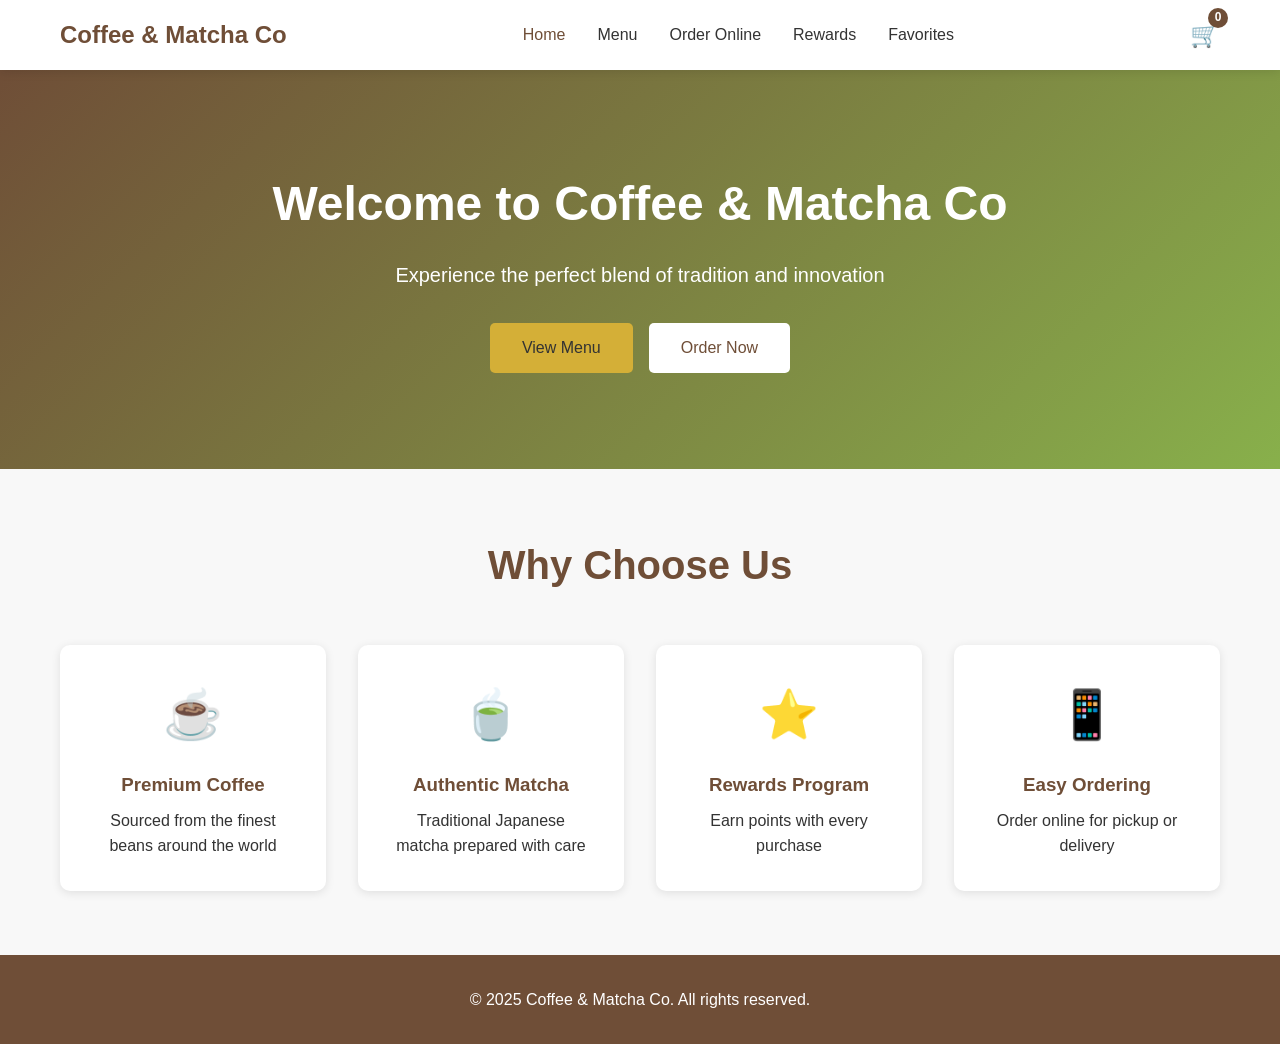
<file: index.html>
<!DOCTYPE html>
<html lang="en">
<head>
    <meta charset="UTF-8">
    <meta name="viewport" content="width=device-width, initial-scale=1.0">
    <title>Coffee & Matcha Co - Home</title>
    <link rel="stylesheet" href="styles.css">
</head>
<body>
    <nav class="navbar">
        <div class="nav-container">
            <div class="logo">Coffee & Matcha Co</div>
            <ul class="nav-menu">
                <li><a href="index.html" class="active">Home</a></li>
                <li><a href="menu.html">Menu</a></li>
                <li><a href="order.html">Order Online</a></li>
                <li><a href="rewards.html">Rewards</a></li>
                <li><a href="favorites.html">Favorites</a></li>
            </ul>
            <div class="cart-icon" aria-label="Shopping cart">
                <span id="cart-count">0</span>
                🛒
            </div>
        </div>
    </nav>

    <header class="hero">
        <div class="hero-content">
            <h1>Welcome to Coffee & Matcha Co</h1>
            <p>Experience the perfect blend of tradition and innovation</p>
            <div class="hero-buttons">
                <a href="menu.html" class="btn btn-primary">View Menu</a>
                <a href="order.html" class="btn btn-secondary">Order Now</a>
            </div>
        </div>
    </header>

    <section class="features">
        <div class="container">
            <h2>Why Choose Us</h2>
            <div class="features-grid">
                <div class="feature-card">
                    <div class="feature-icon">☕</div>
                    <h3>Premium Coffee</h3>
                    <p>Sourced from the finest beans around the world</p>
                </div>
                <div class="feature-card">
                    <div class="feature-icon">🍵</div>
                    <h3>Authentic Matcha</h3>
                    <p>Traditional Japanese matcha prepared with care</p>
                </div>
                <div class="feature-card">
                    <div class="feature-icon">⭐</div>
                    <h3>Rewards Program</h3>
                    <p>Earn points with every purchase</p>
                </div>
                <div class="feature-card">
                    <div class="feature-icon">📱</div>
                    <h3>Easy Ordering</h3>
                    <p>Order online for pickup or delivery</p>
                </div>
            </div>
        </div>
    </section>

    <footer class="footer">
        <div class="container">
            <p>&copy; 2025 Coffee & Matcha Co. All rights reserved.</p>
        </div>
    </footer>

    <script src="script.js"></script>
</body>
</html>
</file>
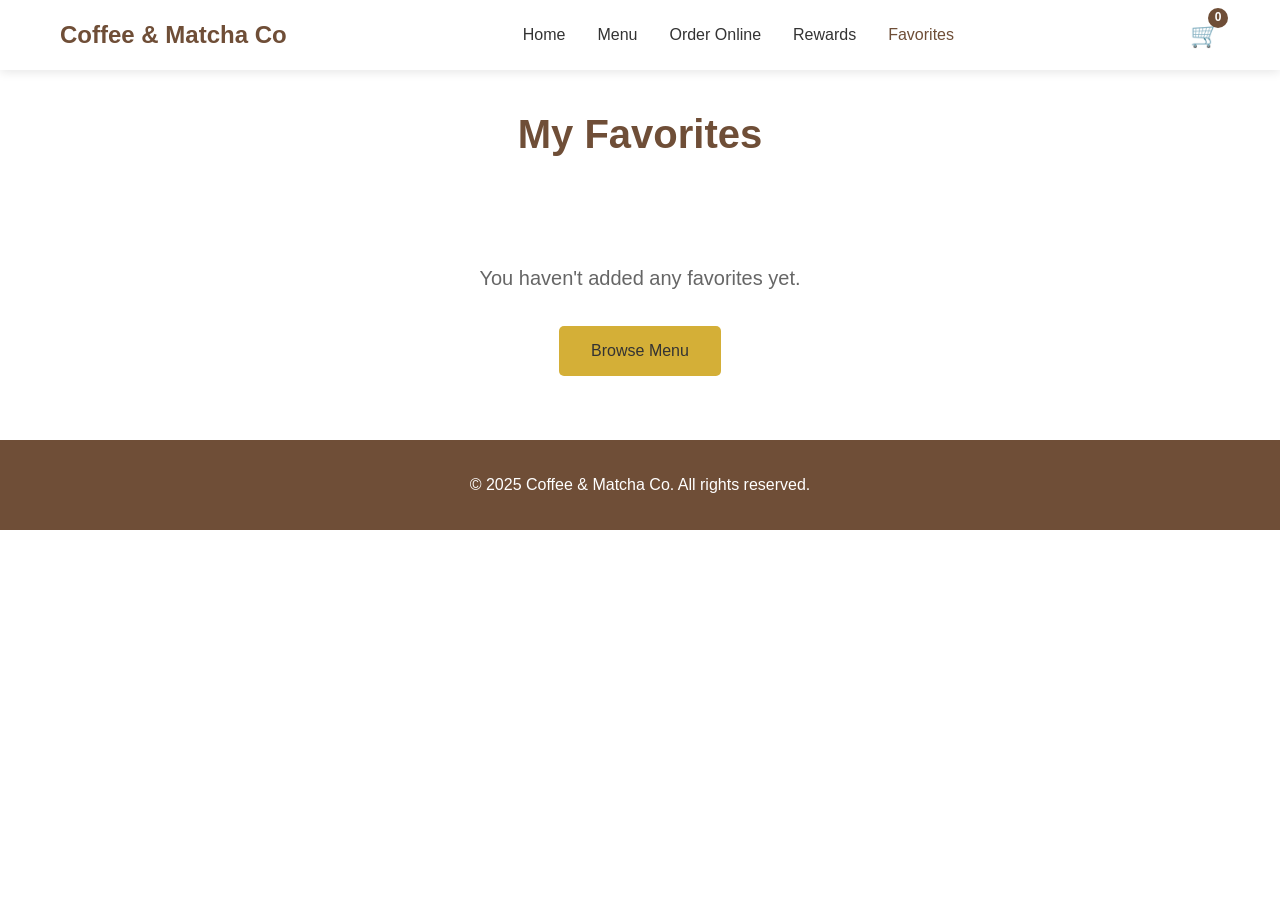
<file: favorites.html>
<!DOCTYPE html>
<html lang="en">
<head>
    <meta charset="UTF-8">
    <meta name="viewport" content="width=device-width, initial-scale=1.0">
    <title>Favorites - Coffee & Matcha Co</title>
    <link rel="stylesheet" href="styles.css">
</head>
<body>
    <nav class="navbar">
        <div class="nav-container">
            <div class="logo">Coffee & Matcha Co</div>
            <ul class="nav-menu">
                <li><a href="index.html">Home</a></li>
                <li><a href="menu.html">Menu</a></li>
                <li><a href="order.html">Order Online</a></li>
                <li><a href="rewards.html">Rewards</a></li>
                <li><a href="favorites.html" class="active">Favorites</a></li>
            </ul>
            <div class="cart-icon" aria-label="Shopping cart">
                <span id="cart-count">0</span>
                🛒
            </div>
        </div>
    </nav>

    <main class="container">
        <h1 class="page-title">My Favorites</h1>
        
        <div id="favorites-container" class="menu-grid">
            <!-- Favorite items will be dynamically loaded -->
        </div>

        <div id="empty-favorites" class="empty-state" style="display: none;">
            <p>You haven't added any favorites yet.</p>
            <a href="menu.html" class="btn btn-primary">Browse Menu</a>
        </div>
    </main>

    <footer class="footer">
        <div class="container">
            <p>&copy; 2025 Coffee & Matcha Co. All rights reserved.</p>
        </div>
    </footer>

    <script src="script.js"></script>
</body>
</html>
</file>
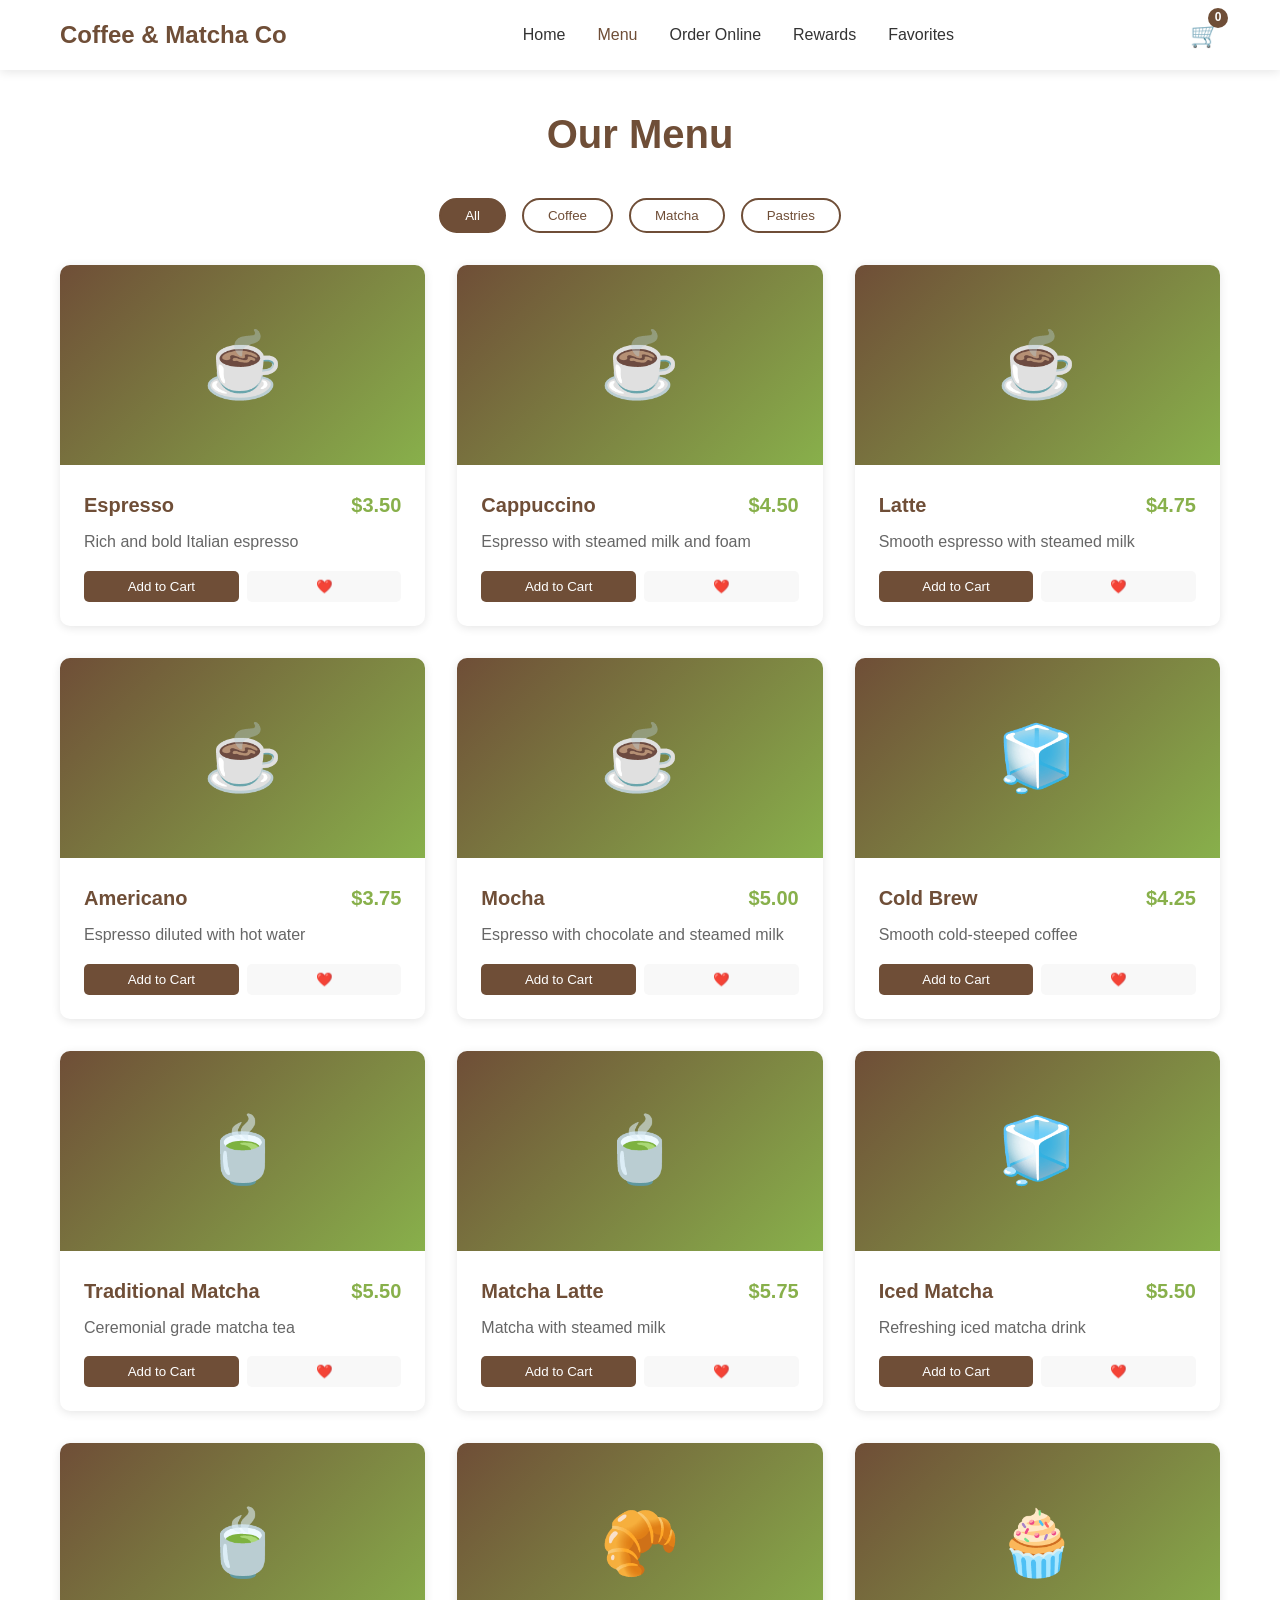
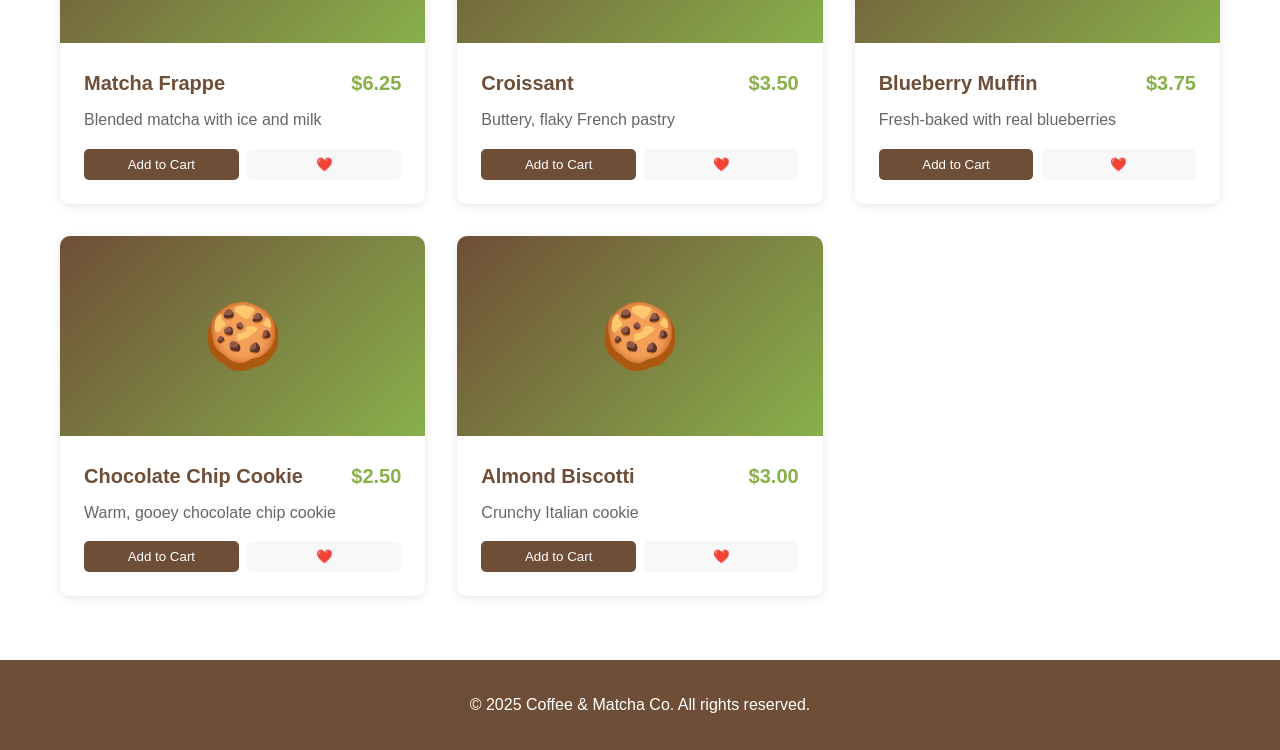
<file: menu.html>
<!DOCTYPE html>
<html lang="en">
<head>
    <meta charset="UTF-8">
    <meta name="viewport" content="width=device-width, initial-scale=1.0">
    <title>Menu - Coffee & Matcha Co</title>
    <link rel="stylesheet" href="styles.css">
</head>
<body>
    <nav class="navbar">
        <div class="nav-container">
            <div class="logo">Coffee & Matcha Co</div>
            <ul class="nav-menu">
                <li><a href="index.html">Home</a></li>
                <li><a href="menu.html" class="active">Menu</a></li>
                <li><a href="order.html">Order Online</a></li>
                <li><a href="rewards.html">Rewards</a></li>
                <li><a href="favorites.html">Favorites</a></li>
            </ul>
            <div class="cart-icon" aria-label="Shopping cart">
                <span id="cart-count">0</span>
                🛒
            </div>
        </div>
    </nav>

    <main class="container">
        <h1 class="page-title">Our Menu</h1>
        
        <div class="menu-categories">
            <button class="category-btn active" data-category="all">All</button>
            <button class="category-btn" data-category="coffee">Coffee</button>
            <button class="category-btn" data-category="matcha">Matcha</button>
            <button class="category-btn" data-category="pastries">Pastries</button>
        </div>

        <div class="menu-grid" id="menu-items">
            <!-- Menu items will be dynamically loaded -->
        </div>
    </main>

    <footer class="footer">
        <div class="container">
            <p>&copy; 2025 Coffee & Matcha Co. All rights reserved.</p>
        </div>
    </footer>

    <script src="script.js"></script>
</body>
</html>
</file>
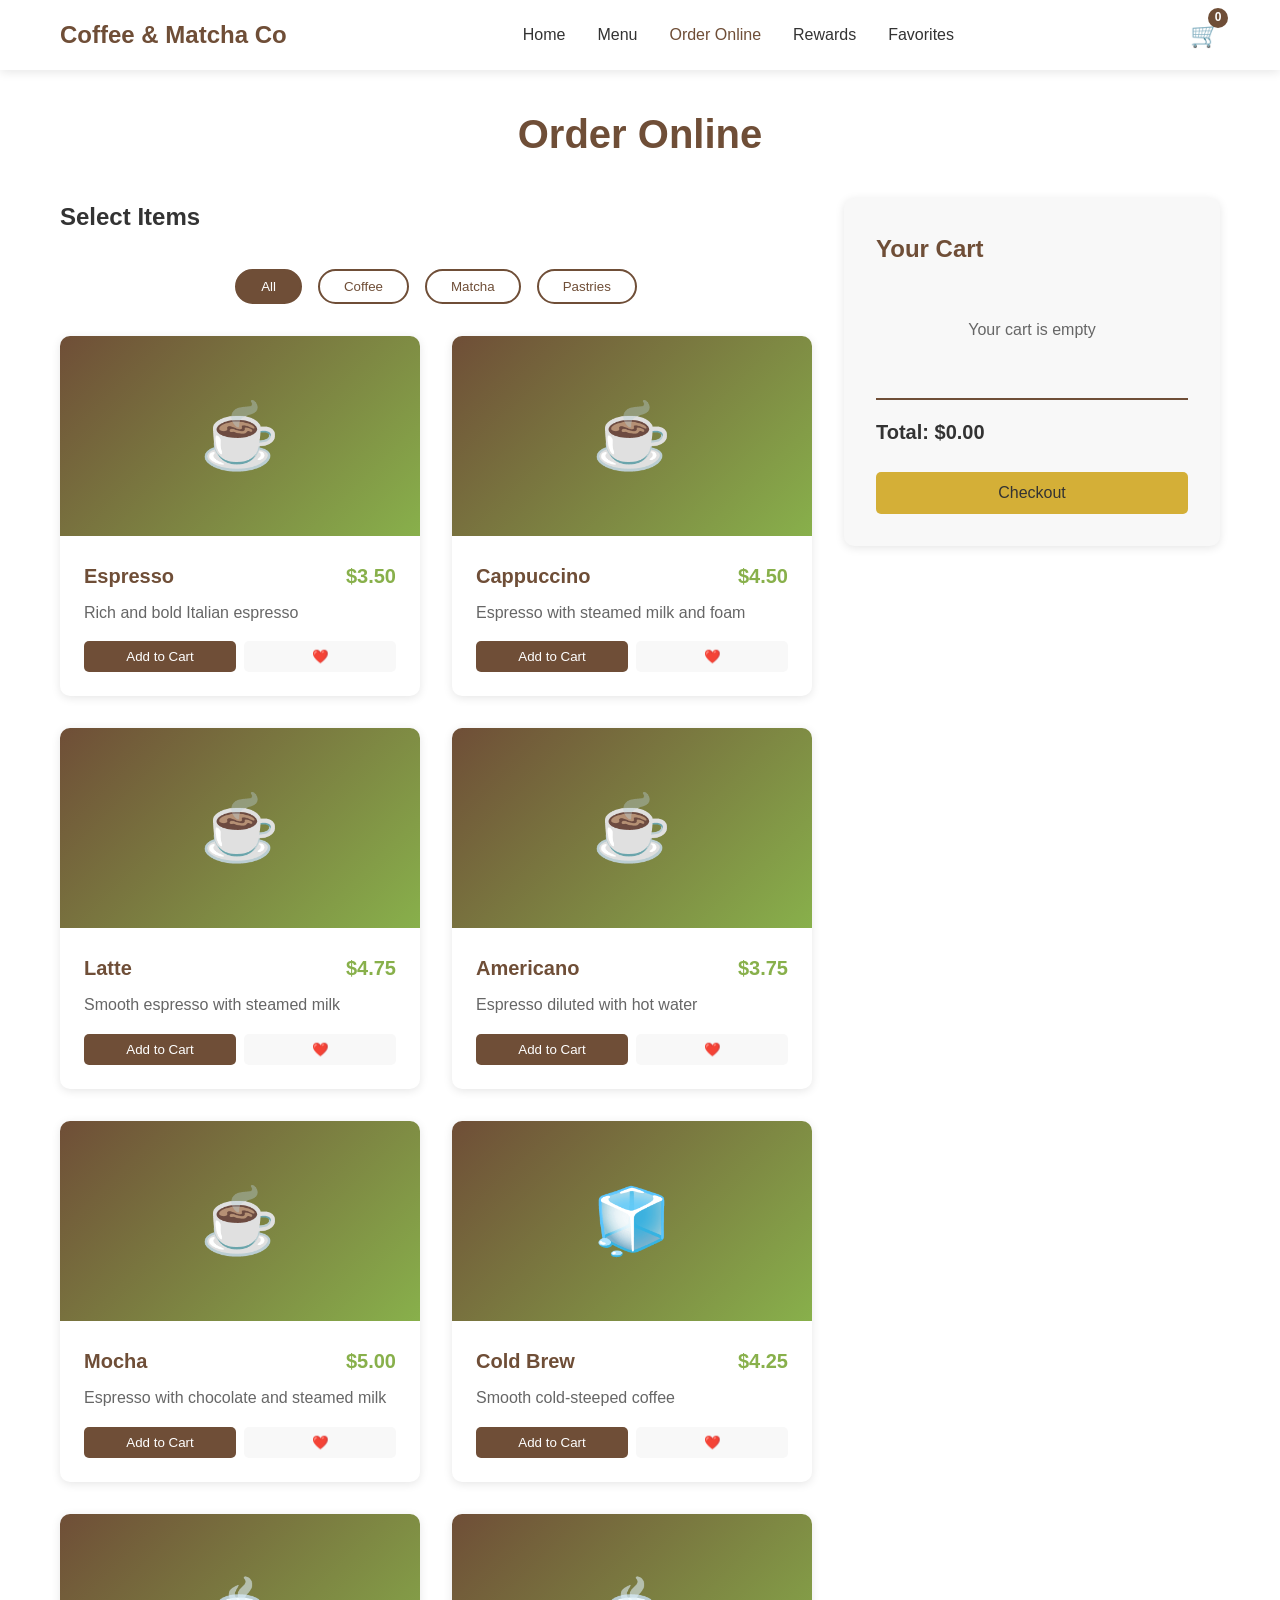
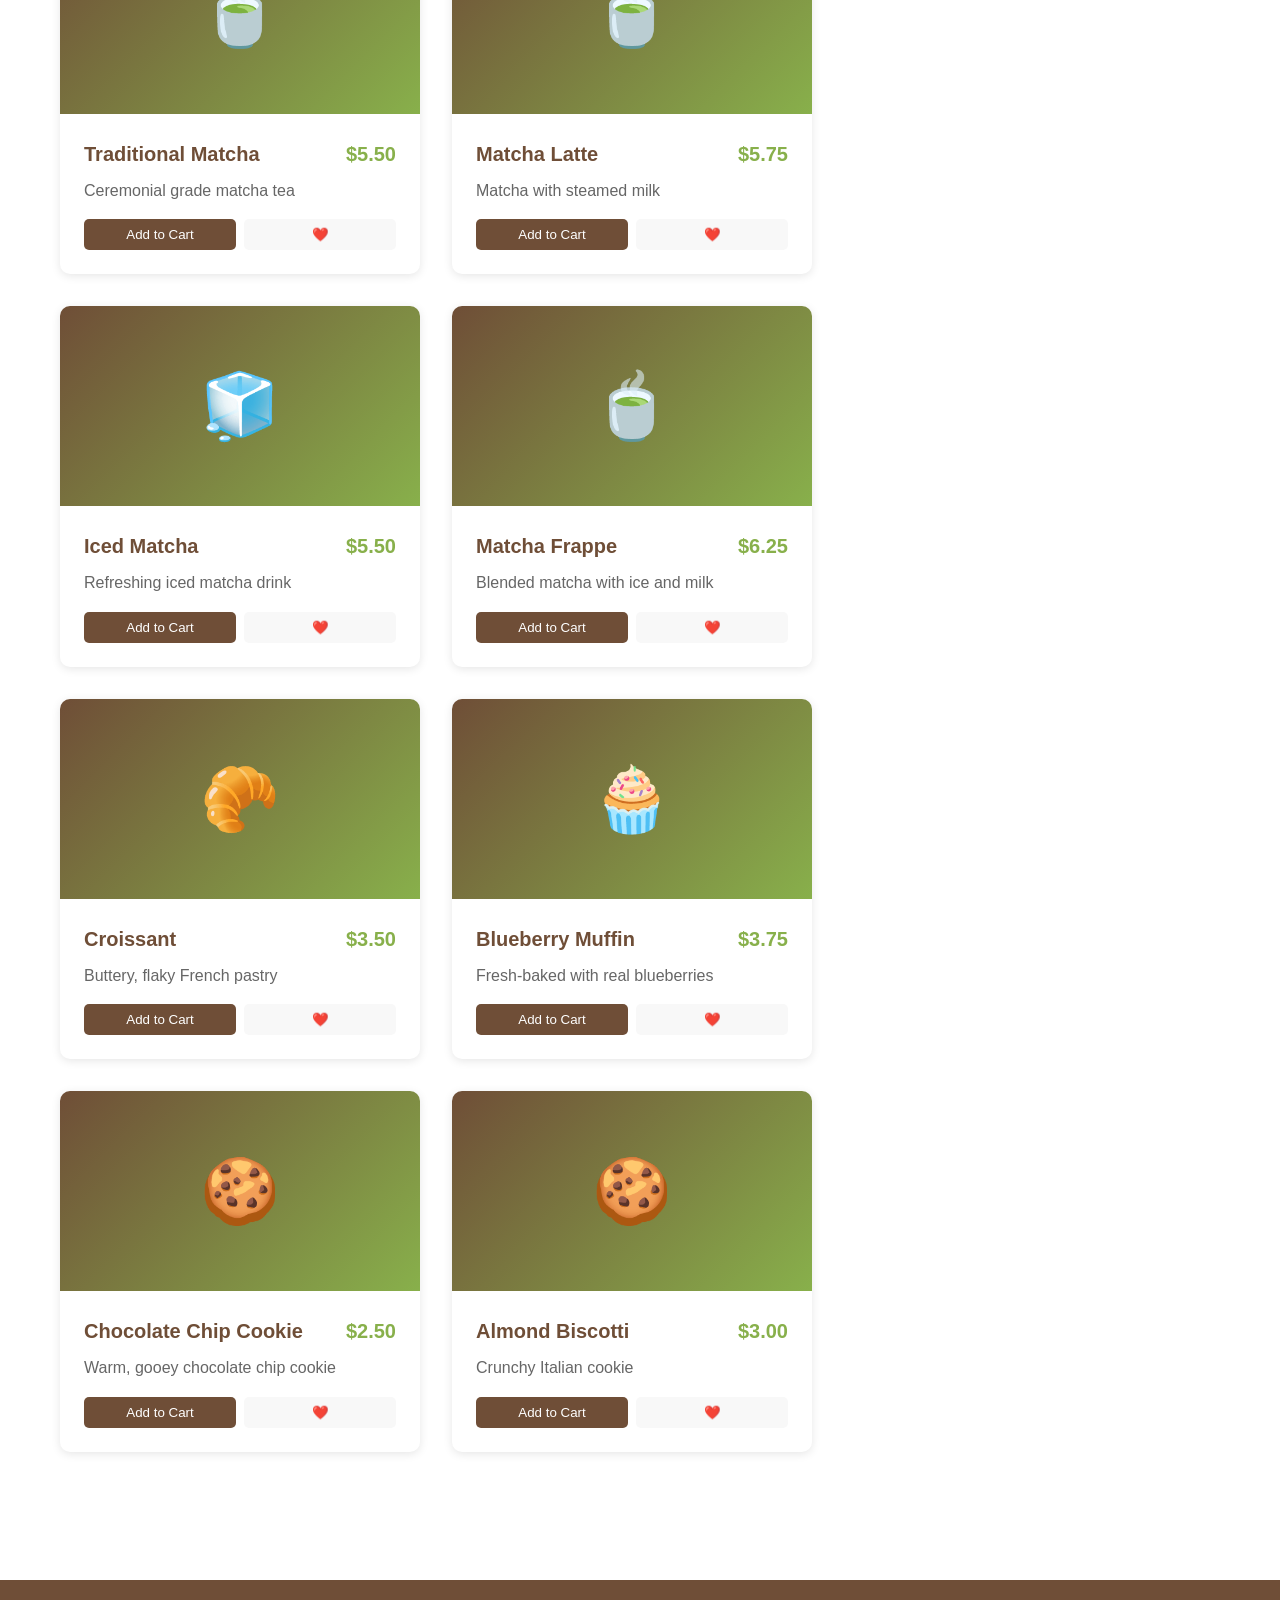
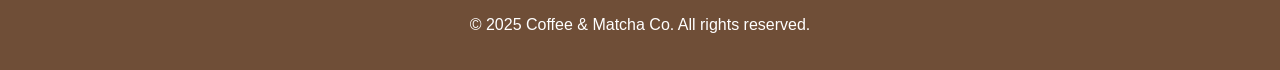
<file: order.html>
<!DOCTYPE html>
<html lang="en">
<head>
    <meta charset="UTF-8">
    <meta name="viewport" content="width=device-width, initial-scale=1.0">
    <title>Order Online - Coffee & Matcha Co</title>
    <link rel="stylesheet" href="styles.css">
</head>
<body>
    <nav class="navbar">
        <div class="nav-container">
            <div class="logo">Coffee & Matcha Co</div>
            <ul class="nav-menu">
                <li><a href="index.html">Home</a></li>
                <li><a href="menu.html">Menu</a></li>
                <li><a href="order.html" class="active">Order Online</a></li>
                <li><a href="rewards.html">Rewards</a></li>
                <li><a href="favorites.html">Favorites</a></li>
            </ul>
            <div class="cart-icon" aria-label="Shopping cart">
                <span id="cart-count">0</span>
                🛒
            </div>
        </div>
    </nav>

    <main class="container">
        <h1 class="page-title">Order Online</h1>
        
        <div class="order-container">
            <div class="menu-section">
                <h2>Select Items</h2>
                <div class="menu-categories">
                    <button class="category-btn active" data-category="all">All</button>
                    <button class="category-btn" data-category="coffee">Coffee</button>
                    <button class="category-btn" data-category="matcha">Matcha</button>
                    <button class="category-btn" data-category="pastries">Pastries</button>
                </div>
                <div class="menu-grid" id="order-menu-items">
                    <!-- Menu items will be dynamically loaded -->
                </div>
            </div>

            <div class="cart-section">
                <h2>Your Cart</h2>
                <div id="cart-items">
                    <p class="empty-cart">Your cart is empty</p>
                </div>
                <div class="cart-total">
                    <strong>Total: $<span id="cart-total">0.00</span></strong>
                </div>
                <button class="btn btn-primary btn-block" id="checkout-btn" disabled>Checkout</button>
            </div>
        </div>
    </main>

    <footer class="footer">
        <div class="container">
            <p>&copy; 2025 Coffee & Matcha Co. All rights reserved.</p>
        </div>
    </footer>

    <script src="script.js"></script>
</body>
</html>
</file>
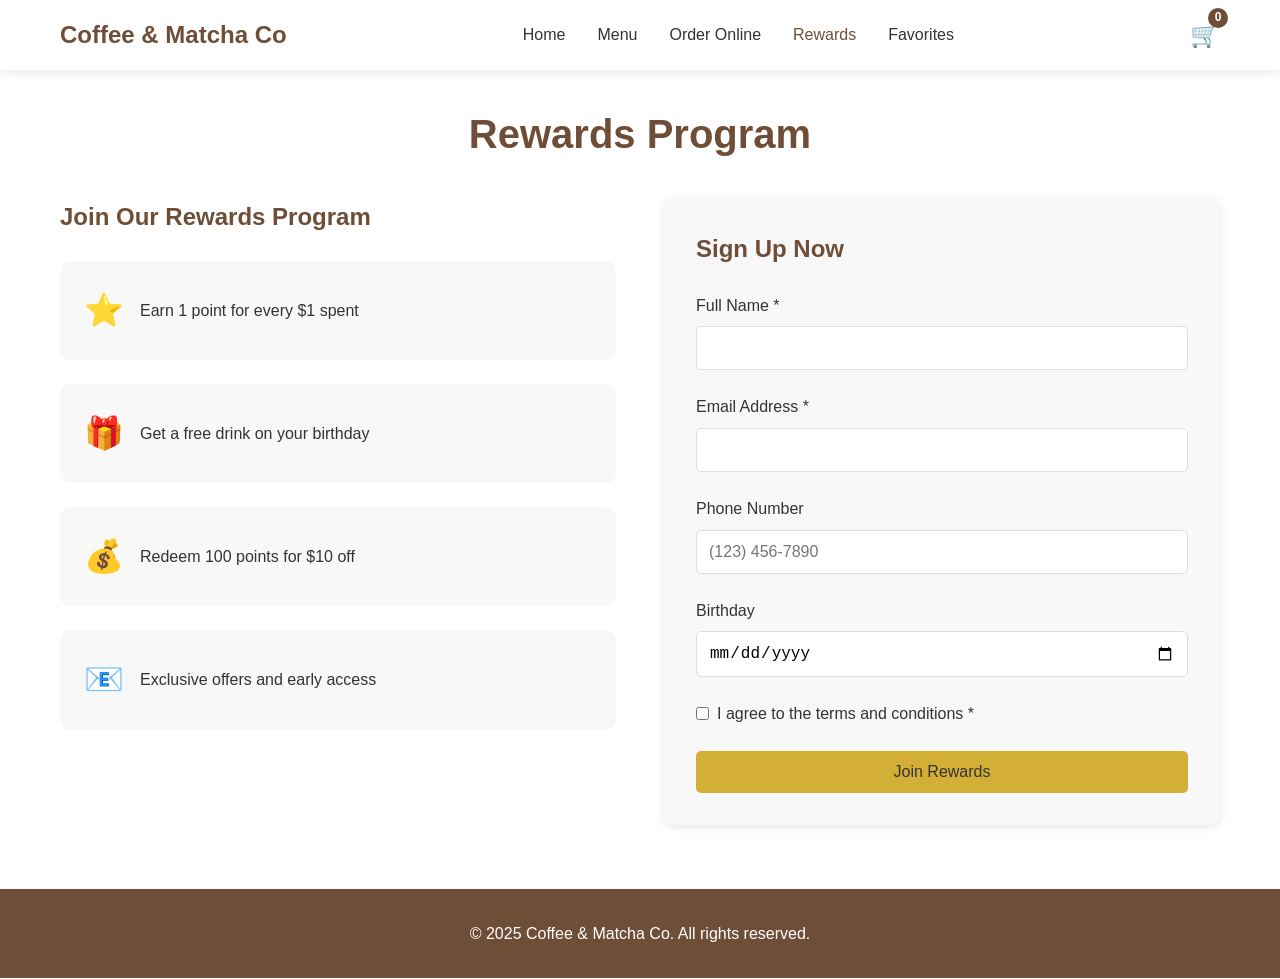
<file: rewards.html>
<!DOCTYPE html>
<html lang="en">
<head>
    <meta charset="UTF-8">
    <meta name="viewport" content="width=device-width, initial-scale=1.0">
    <title>Rewards Program - Coffee & Matcha Co</title>
    <link rel="stylesheet" href="styles.css">
</head>
<body>
    <nav class="navbar">
        <div class="nav-container">
            <div class="logo">Coffee & Matcha Co</div>
            <ul class="nav-menu">
                <li><a href="index.html">Home</a></li>
                <li><a href="menu.html">Menu</a></li>
                <li><a href="order.html">Order Online</a></li>
                <li><a href="rewards.html" class="active">Rewards</a></li>
                <li><a href="favorites.html">Favorites</a></li>
            </ul>
            <div class="cart-icon" aria-label="Shopping cart">
                <span id="cart-count">0</span>
                🛒
            </div>
        </div>
    </nav>

    <main class="container">
        <h1 class="page-title">Rewards Program</h1>

        <div id="rewards-status" class="rewards-status">
            <!-- Will show if user is signed up -->
        </div>

        <div class="rewards-content">
            <div class="rewards-info">
                <h2>Join Our Rewards Program</h2>
                <div class="benefits-list">
                    <div class="benefit-item">
                        <span class="benefit-icon">⭐</span>
                        <p>Earn 1 point for every $1 spent</p>
                    </div>
                    <div class="benefit-item">
                        <span class="benefit-icon">🎁</span>
                        <p>Get a free drink on your birthday</p>
                    </div>
                    <div class="benefit-item">
                        <span class="benefit-icon">💰</span>
                        <p>Redeem 100 points for $10 off</p>
                    </div>
                    <div class="benefit-item">
                        <span class="benefit-icon">📧</span>
                        <p>Exclusive offers and early access</p>
                    </div>
                </div>
            </div>

            <div class="rewards-form-container">
                <h2>Sign Up Now</h2>
                <form id="rewards-form" class="rewards-form">
                    <div class="form-group">
                        <label for="name">Full Name *</label>
                        <input type="text" id="name" name="name" required>
                    </div>
                    <div class="form-group">
                        <label for="email">Email Address *</label>
                        <input type="email" id="email" name="email" required>
                    </div>
                    <div class="form-group">
                        <label for="phone">Phone Number</label>
                        <input type="tel" id="phone" name="phone" placeholder="(123) 456-7890">
                    </div>
                    <div class="form-group">
                        <label for="birthday">Birthday</label>
                        <input type="date" id="birthday" name="birthday">
                    </div>
                    <div class="form-group checkbox-group">
                        <input type="checkbox" id="terms" name="terms" required>
                        <label for="terms">I agree to the terms and conditions *</label>
                    </div>
                    <button type="submit" class="btn btn-primary btn-block">Join Rewards</button>
                </form>
                <div id="signup-success" class="success-message" style="display: none;">
                    <h3>Welcome to our Rewards Program! 🎉</h3>
                    <p>You've been successfully enrolled. Start earning points today!</p>
                </div>
            </div>
        </div>
    </main>

    <footer class="footer">
        <div class="container">
            <p>&copy; 2025 Coffee & Matcha Co. All rights reserved.</p>
        </div>
    </footer>

    <script src="script.js"></script>
</body>
</html>
</file>
<file: styles.css>
* {
    margin: 0;
    padding: 0;
    box-sizing: border-box;
}

:root {
    --primary-color: #6f4e37;
    --secondary-color: #88b04b;
    --accent-color: #d4af37;
    --text-dark: #333;
    --text-light: #666;
    --bg-light: #f8f8f8;
    --white: #ffffff;
    --shadow: 0 2px 10px rgba(0, 0, 0, 0.1);
}

body {
    font-family: 'Segoe UI', Tahoma, Geneva, Verdana, sans-serif;
    color: var(--text-dark);
    line-height: 1.6;
}

.container {
    max-width: 1200px;
    margin: 0 auto;
    padding: 0 20px;
}

/* Navbar */
.navbar {
    background-color: var(--white);
    box-shadow: var(--shadow);
    position: sticky;
    top: 0;
    z-index: 1000;
}

.nav-container {
    max-width: 1200px;
    margin: 0 auto;
    padding: 1rem 20px;
    display: flex;
    justify-content: space-between;
    align-items: center;
}

.logo {
    font-size: 1.5rem;
    font-weight: bold;
    color: var(--primary-color);
}

.nav-menu {
    display: flex;
    list-style: none;
    gap: 2rem;
}

.nav-menu a {
    text-decoration: none;
    color: var(--text-dark);
    font-weight: 500;
    transition: color 0.3s;
}

.nav-menu a:hover,
.nav-menu a.active {
    color: var(--primary-color);
}

.cart-icon {
    position: relative;
    font-size: 1.5rem;
    cursor: pointer;
}

#cart-count {
    position: absolute;
    top: -8px;
    right: -8px;
    background-color: var(--primary-color);
    color: var(--white);
    border-radius: 50%;
    width: 20px;
    height: 20px;
    display: flex;
    align-items: center;
    justify-content: center;
    font-size: 0.75rem;
    font-weight: bold;
}

/* Hero Section */
.hero {
    background: linear-gradient(135deg, var(--primary-color) 0%, var(--secondary-color) 100%);
    color: var(--white);
    padding: 6rem 2rem;
    text-align: center;
}

.hero-content h1 {
    font-size: 3rem;
    margin-bottom: 1rem;
}

.hero-content p {
    font-size: 1.25rem;
    margin-bottom: 2rem;
}

.hero-buttons {
    display: flex;
    gap: 1rem;
    justify-content: center;
}

/* Buttons */
.btn {
    padding: 0.75rem 2rem;
    border: none;
    border-radius: 5px;
    font-size: 1rem;
    cursor: pointer;
    text-decoration: none;
    display: inline-block;
    transition: transform 0.2s, box-shadow 0.2s;
}

.btn:hover {
    transform: translateY(-2px);
    box-shadow: 0 4px 12px rgba(0, 0, 0, 0.2);
}

.btn-primary {
    background-color: var(--accent-color);
    color: var(--text-dark);
}

.btn-secondary {
    background-color: var(--white);
    color: var(--primary-color);
}

.btn-block {
    width: 100%;
    display: block;
}

/* Features Section */
.features {
    padding: 4rem 2rem;
    background-color: var(--bg-light);
}

.features h2 {
    text-align: center;
    font-size: 2.5rem;
    margin-bottom: 3rem;
    color: var(--primary-color);
}

.features-grid {
    display: grid;
    grid-template-columns: repeat(auto-fit, minmax(250px, 1fr));
    gap: 2rem;
}

.feature-card {
    background-color: var(--white);
    padding: 2rem;
    border-radius: 10px;
    text-align: center;
    box-shadow: var(--shadow);
    transition: transform 0.3s;
}

.feature-card:hover {
    transform: translateY(-5px);
}

.feature-icon {
    font-size: 3rem;
    margin-bottom: 1rem;
}

.feature-card h3 {
    color: var(--primary-color);
    margin-bottom: 0.5rem;
}

/* Menu Grid */
.page-title {
    text-align: center;
    font-size: 2.5rem;
    margin: 2rem 0;
    color: var(--primary-color);
}

.menu-categories {
    display: flex;
    justify-content: center;
    gap: 1rem;
    margin: 2rem 0;
    flex-wrap: wrap;
}

.category-btn {
    padding: 0.5rem 1.5rem;
    border: 2px solid var(--primary-color);
    background-color: var(--white);
    color: var(--primary-color);
    border-radius: 25px;
    cursor: pointer;
    font-weight: 500;
    transition: all 0.3s;
}

.category-btn:hover,
.category-btn.active {
    background-color: var(--primary-color);
    color: var(--white);
}

.menu-grid {
    display: grid;
    grid-template-columns: repeat(auto-fill, minmax(280px, 1fr));
    gap: 2rem;
    margin: 2rem 0 4rem;
}

.menu-item {
    background-color: var(--white);
    border-radius: 10px;
    overflow: hidden;
    box-shadow: var(--shadow);
    transition: transform 0.3s;
}

.menu-item:hover {
    transform: translateY(-5px);
}

.menu-item-image {
    width: 100%;
    height: 200px;
    background: linear-gradient(135deg, var(--primary-color) 0%, var(--secondary-color) 100%);
    display: flex;
    align-items: center;
    justify-content: center;
    font-size: 4rem;
}

.menu-item-content {
    padding: 1.5rem;
}

.menu-item-header {
    display: flex;
    justify-content: space-between;
    align-items: start;
    margin-bottom: 0.5rem;
}

.menu-item h3 {
    color: var(--primary-color);
    font-size: 1.25rem;
}

.menu-item-price {
    color: var(--secondary-color);
    font-weight: bold;
    font-size: 1.25rem;
}

.menu-item-description {
    color: var(--text-light);
    margin-bottom: 1rem;
}

.menu-item-actions {
    display: flex;
    gap: 0.5rem;
}

.menu-item-actions button {
    flex: 1;
    padding: 0.5rem;
    border: none;
    border-radius: 5px;
    cursor: pointer;
    font-weight: 500;
    transition: opacity 0.3s;
}

.add-to-cart-btn {
    background-color: var(--primary-color);
    color: var(--white);
}

.favorite-btn {
    background-color: var(--bg-light);
    color: var(--text-dark);
}

.favorite-btn.active {
    background-color: var(--accent-color);
    color: var(--white);
}

.menu-item-actions button:hover {
    opacity: 0.8;
}

/* Order Page */
.order-container {
    display: grid;
    grid-template-columns: 2fr 1fr;
    gap: 2rem;
    margin: 2rem 0 4rem;
}

.cart-section {
    position: sticky;
    top: 100px;
    height: fit-content;
    background-color: var(--bg-light);
    padding: 2rem;
    border-radius: 10px;
    box-shadow: var(--shadow);
}

.cart-section h2 {
    color: var(--primary-color);
    margin-bottom: 1rem;
}

.cart-item {
    background-color: var(--white);
    padding: 1rem;
    margin-bottom: 1rem;
    border-radius: 5px;
    display: flex;
    justify-content: space-between;
    align-items: center;
}

.cart-item-info h4 {
    color: var(--primary-color);
    margin-bottom: 0.25rem;
}

.cart-item-quantity {
    display: flex;
    align-items: center;
    gap: 0.5rem;
}

.quantity-btn {
    width: 25px;
    height: 25px;
    border: none;
    background-color: var(--primary-color);
    color: var(--white);
    border-radius: 3px;
    cursor: pointer;
}

.cart-item-remove {
    background-color: #dc3545;
    color: var(--white);
    border: none;
    padding: 0.25rem 0.5rem;
    border-radius: 3px;
    cursor: pointer;
}

.cart-total {
    margin: 1.5rem 0;
    padding-top: 1rem;
    border-top: 2px solid var(--primary-color);
    font-size: 1.25rem;
}

.empty-cart {
    text-align: center;
    color: var(--text-light);
    padding: 2rem 0;
}

/* Rewards Page */
.rewards-content {
    display: grid;
    grid-template-columns: 1fr 1fr;
    gap: 3rem;
    margin: 2rem 0 4rem;
}

.rewards-info h2,
.rewards-form-container h2 {
    color: var(--primary-color);
    margin-bottom: 1.5rem;
}

.benefits-list {
    display: flex;
    flex-direction: column;
    gap: 1.5rem;
}

.benefit-item {
    display: flex;
    align-items: center;
    gap: 1rem;
    background-color: var(--bg-light);
    padding: 1.5rem;
    border-radius: 10px;
}

.benefit-icon {
    font-size: 2rem;
}

.rewards-form-container {
    background-color: var(--bg-light);
    padding: 2rem;
    border-radius: 10px;
    box-shadow: var(--shadow);
}

.form-group {
    margin-bottom: 1.5rem;
}

.form-group label {
    display: block;
    margin-bottom: 0.5rem;
    font-weight: 500;
    color: var(--text-dark);
}

.form-group input {
    width: 100%;
    padding: 0.75rem;
    border: 1px solid #ddd;
    border-radius: 5px;
    font-size: 1rem;
}

.checkbox-group {
    display: flex;
    align-items: center;
    gap: 0.5rem;
}

.checkbox-group input {
    width: auto;
}

.checkbox-group label {
    margin-bottom: 0;
}

.success-message {
    background-color: var(--secondary-color);
    color: var(--white);
    padding: 2rem;
    border-radius: 10px;
    text-align: center;
}

.success-message h3 {
    margin-bottom: 1rem;
}

.rewards-status {
    background-color: var(--secondary-color);
    color: var(--white);
    padding: 2rem;
    border-radius: 10px;
    text-align: center;
    margin-bottom: 2rem;
}

.rewards-status h2 {
    color: var(--white);
    margin-bottom: 0.5rem;
}

.points-display {
    font-size: 2rem;
    font-weight: bold;
    margin: 1rem 0;
}

/* Empty State */
.empty-state {
    text-align: center;
    padding: 4rem 2rem;
}

.empty-state p {
    font-size: 1.25rem;
    color: var(--text-light);
    margin-bottom: 2rem;
}

/* Footer */
.footer {
    background-color: var(--primary-color);
    color: var(--white);
    text-align: center;
    padding: 2rem;
    margin-top: auto;
}

/* Responsive Design */
@media (max-width: 768px) {
    .nav-menu {
        display: none;
    }

    .hero-content h1 {
        font-size: 2rem;
    }

    .hero-buttons {
        flex-direction: column;
    }

    .features-grid {
        grid-template-columns: 1fr;
    }

    .order-container {
        grid-template-columns: 1fr;
    }

    .cart-section {
        position: static;
    }

    .rewards-content {
        grid-template-columns: 1fr;
    }

    .menu-grid {
        grid-template-columns: 1fr;
    }
}
</file>
